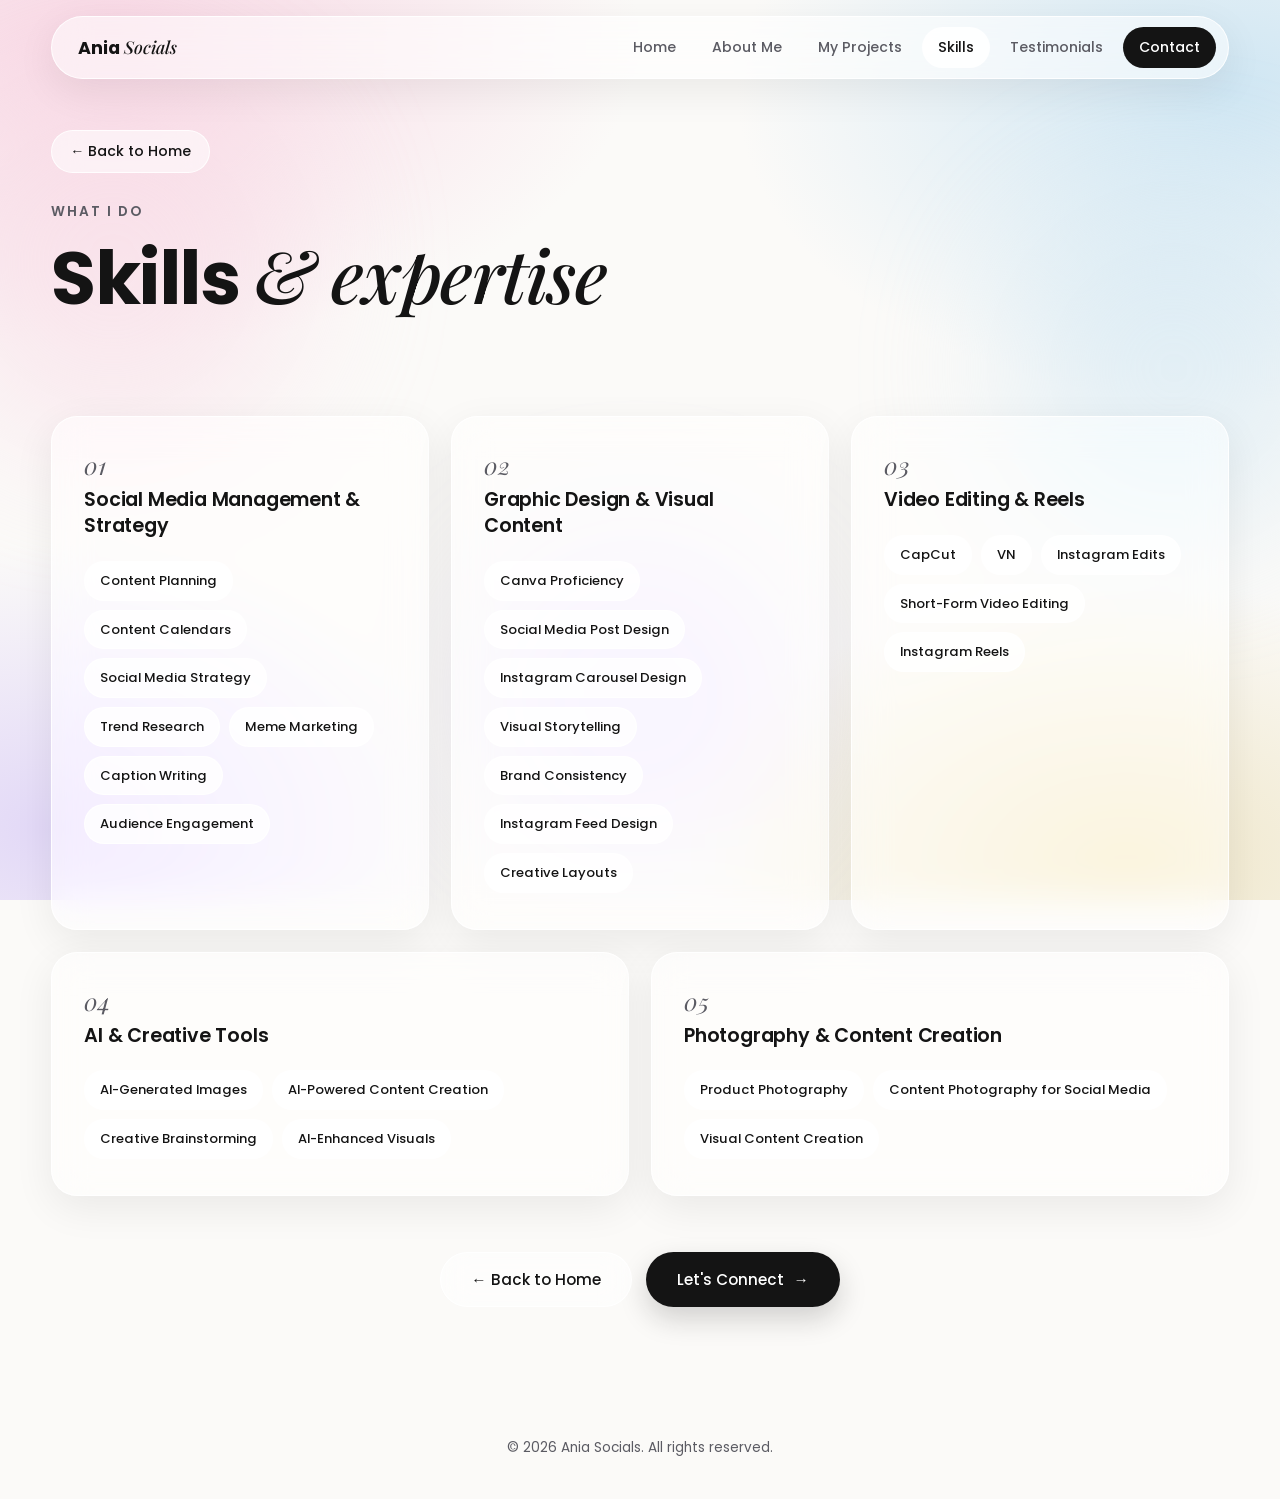
<file: skills.html>
<!DOCTYPE html>
<html lang="en">
<head>
<meta charset="UTF-8">
<meta name="viewport" content="width=device-width, initial-scale=1">
<meta name="description" content="Ania Socials - Social Media Manager, Content Creator and Graphic Designer based in Lahore, Pakistan.">
<title>Skills | Ania Socials</title>
<link rel="preconnect" href="https://fonts.googleapis.com">
<link rel="preconnect" href="https://fonts.gstatic.com" crossorigin="anonymous">
<link href="https://fonts.googleapis.com/css2?family=Poppins:wght@400;500;600;700&amp;family=Playfair+Display:ital,wght@1,500&amp;display=swap" rel="stylesheet">
<link rel="stylesheet" href="style.css">
</head>
<body>
<div class="bg" aria-hidden="true"><div class="blob b1"></div><div class="blob b2"></div><div class="blob b3"></div></div>

<header class="nav" id="nav">
<div class="container">
<nav aria-label="Main navigation" class="nav-inner">
<a class="logo" href="index.html#home">Ania <span>Socials</span></a>
<ul class="nav-links" id="navLinks">
<li><a href="index.html#home">Home</a></li>
<li><a href="index.html#about">About Me</a></li>
<li><a href="index.html#work">My Projects</a></li>
<li><a class="active" href="skills.html">Skills</a></li>
<li><a href="index.html#testimonials">Testimonials</a></li>
<li><a class="nav-cta" href="index.html#contact">Contact</a></li>
</ul>
<button aria-label="Toggle menu" class="menu-btn" id="menuBtn" type="button"><span></span><span></span><span></span></button>
</nav>
</div>
</header>

<main class="skills-page" id="skillsPage">
<section class="ph">
<div class="container">
<a class="back-link" href="index.html#home">&#8592; Back to Home</a>
<span class="eyebrow left fade-in d1">What I Do</span>
<h1 class="ptitle fade-in d2">Skills <span class="serif">&amp; expertise</span></h1>
</div>
</section>

<section class="sec" style="padding-top:30px">
<div class="container">
<div class="sgrid">
<div class="glass scard reveal"><span class="snum">01</span><h3>Social Media Management &amp; Strategy</h3><div class="skchips"><span>Content Planning</span><span>Content Calendars</span><span>Social Media Strategy</span><span>Trend Research</span><span>Meme Marketing</span><span>Caption Writing</span><span>Audience Engagement</span></div></div>
<div class="glass scard reveal"><span class="snum">02</span><h3>Graphic Design &amp; Visual Content</h3><div class="skchips"><span>Canva Proficiency</span><span>Social Media Post Design</span><span>Instagram Carousel Design</span><span>Visual Storytelling</span><span>Brand Consistency</span><span>Instagram Feed Design</span><span>Creative Layouts</span></div></div>
<div class="glass scard reveal"><span class="snum">03</span><h3>Video Editing &amp; Reels</h3><div class="skchips"><span>CapCut</span><span>VN</span><span>Instagram Edits</span><span>Short-Form Video Editing</span><span>Instagram Reels</span></div></div>
<div class="glass scard reveal"><span class="snum">04</span><h3>AI &amp; Creative Tools</h3><div class="skchips"><span>AI-Generated Images</span><span>AI-Powered Content Creation</span><span>Creative Brainstorming</span><span>AI-Enhanced Visuals</span></div></div>
<div class="glass scard reveal"><span class="snum">05</span><h3>Photography &amp; Content Creation</h3><div class="skchips"><span>Product Photography</span><span>Content Photography for Social Media</span><span>Visual Content Creation</span></div></div>
</div>
<div class="sfoot reveal">
<a class="btn btn-glass" href="index.html#home">&#8592; Back to Home</a>
<a class="btn btn-primary" href="index.html#contact">Let's Connect <span class="arrow">&#8594;</span></a>
</div>
</div>
</section>
</main>

<footer class="footer"><div class="container">&#169; 2026 Ania Socials. All rights reserved.</div></footer>

<script src="script.js"></script>
</body>
</html>
</file>
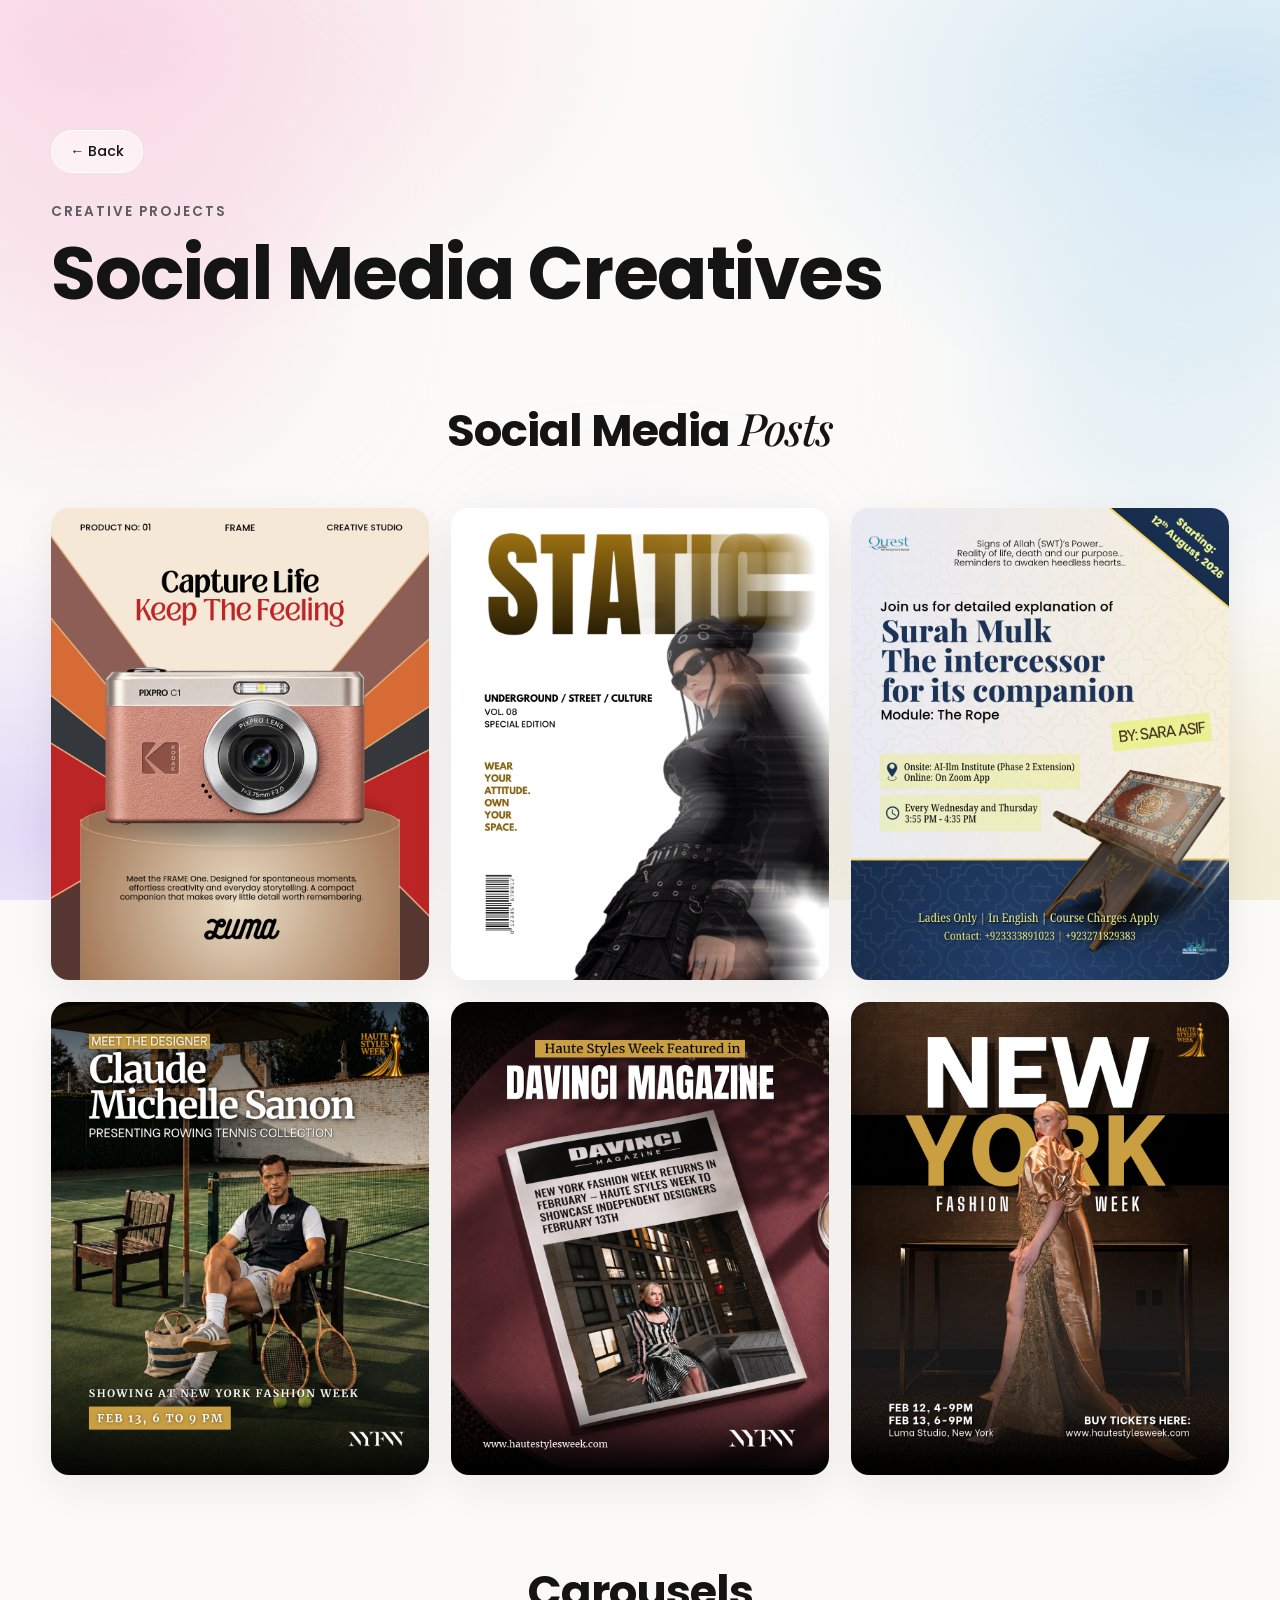
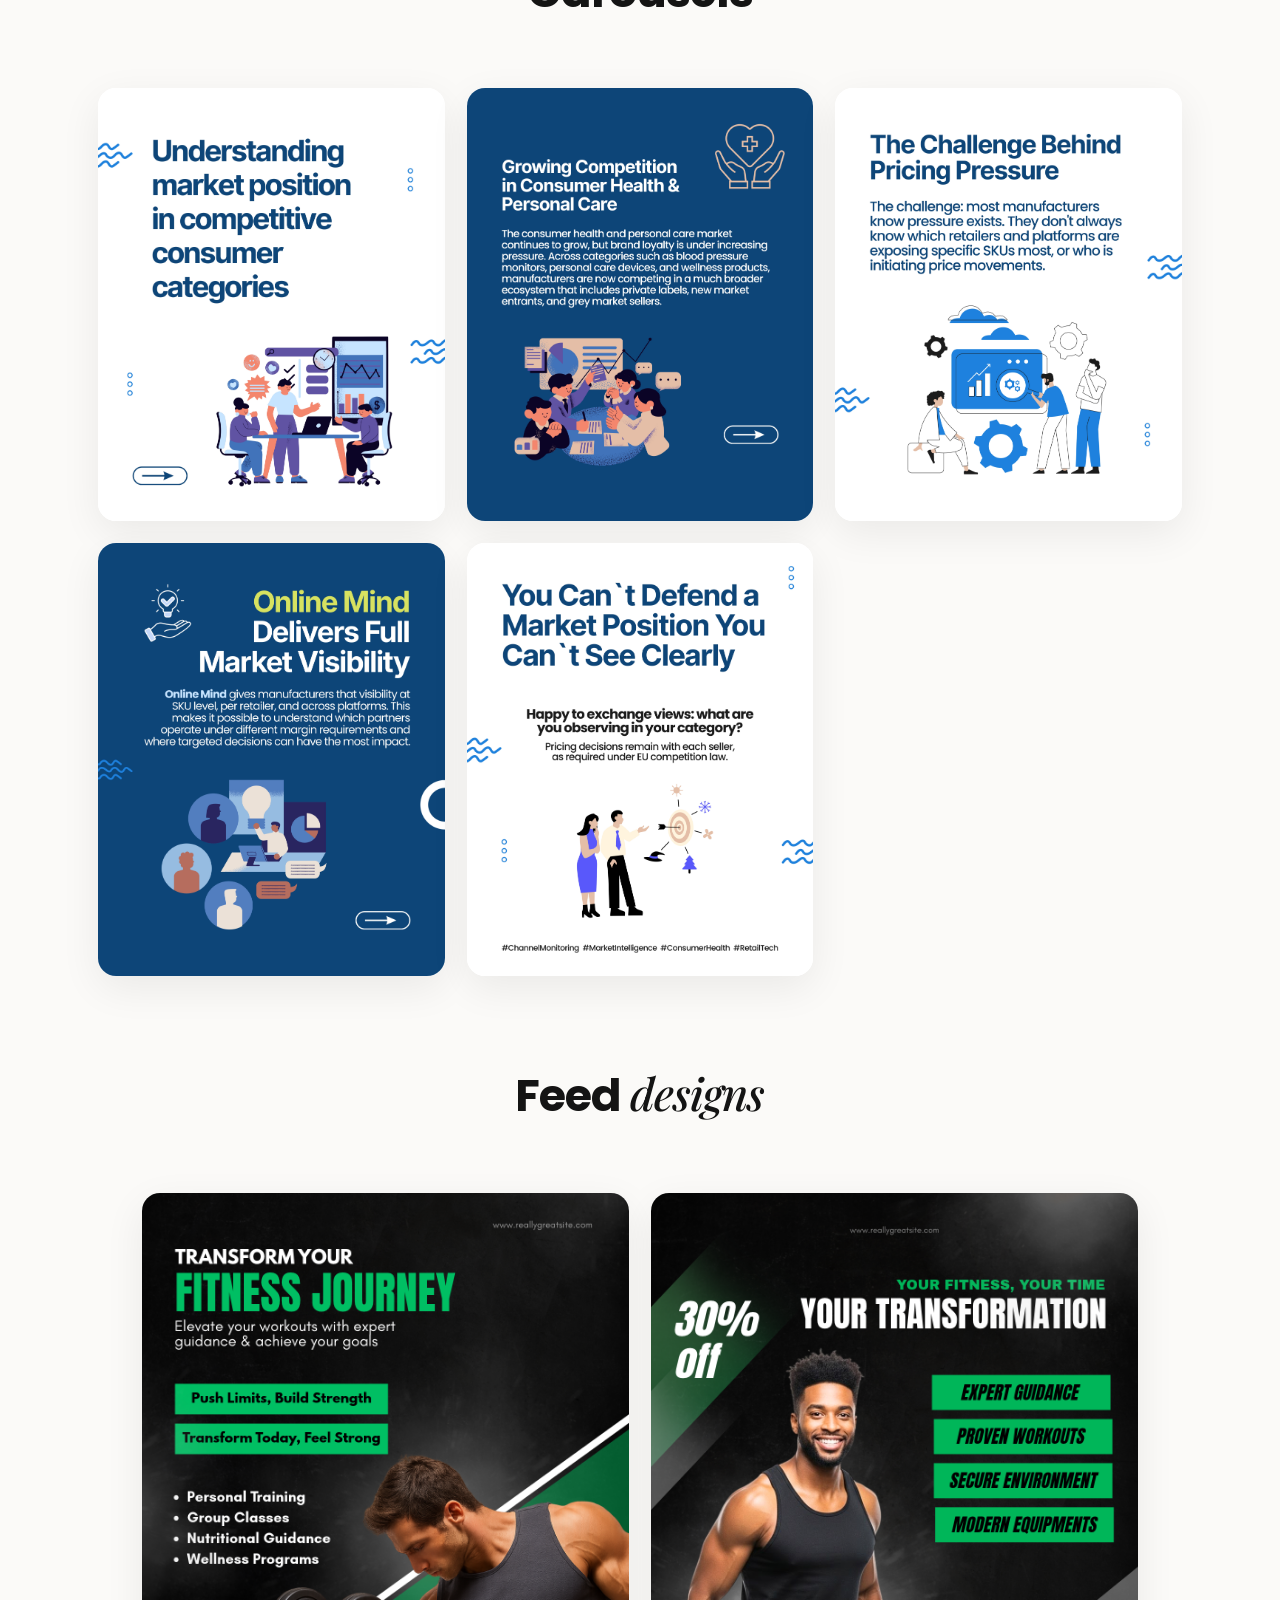
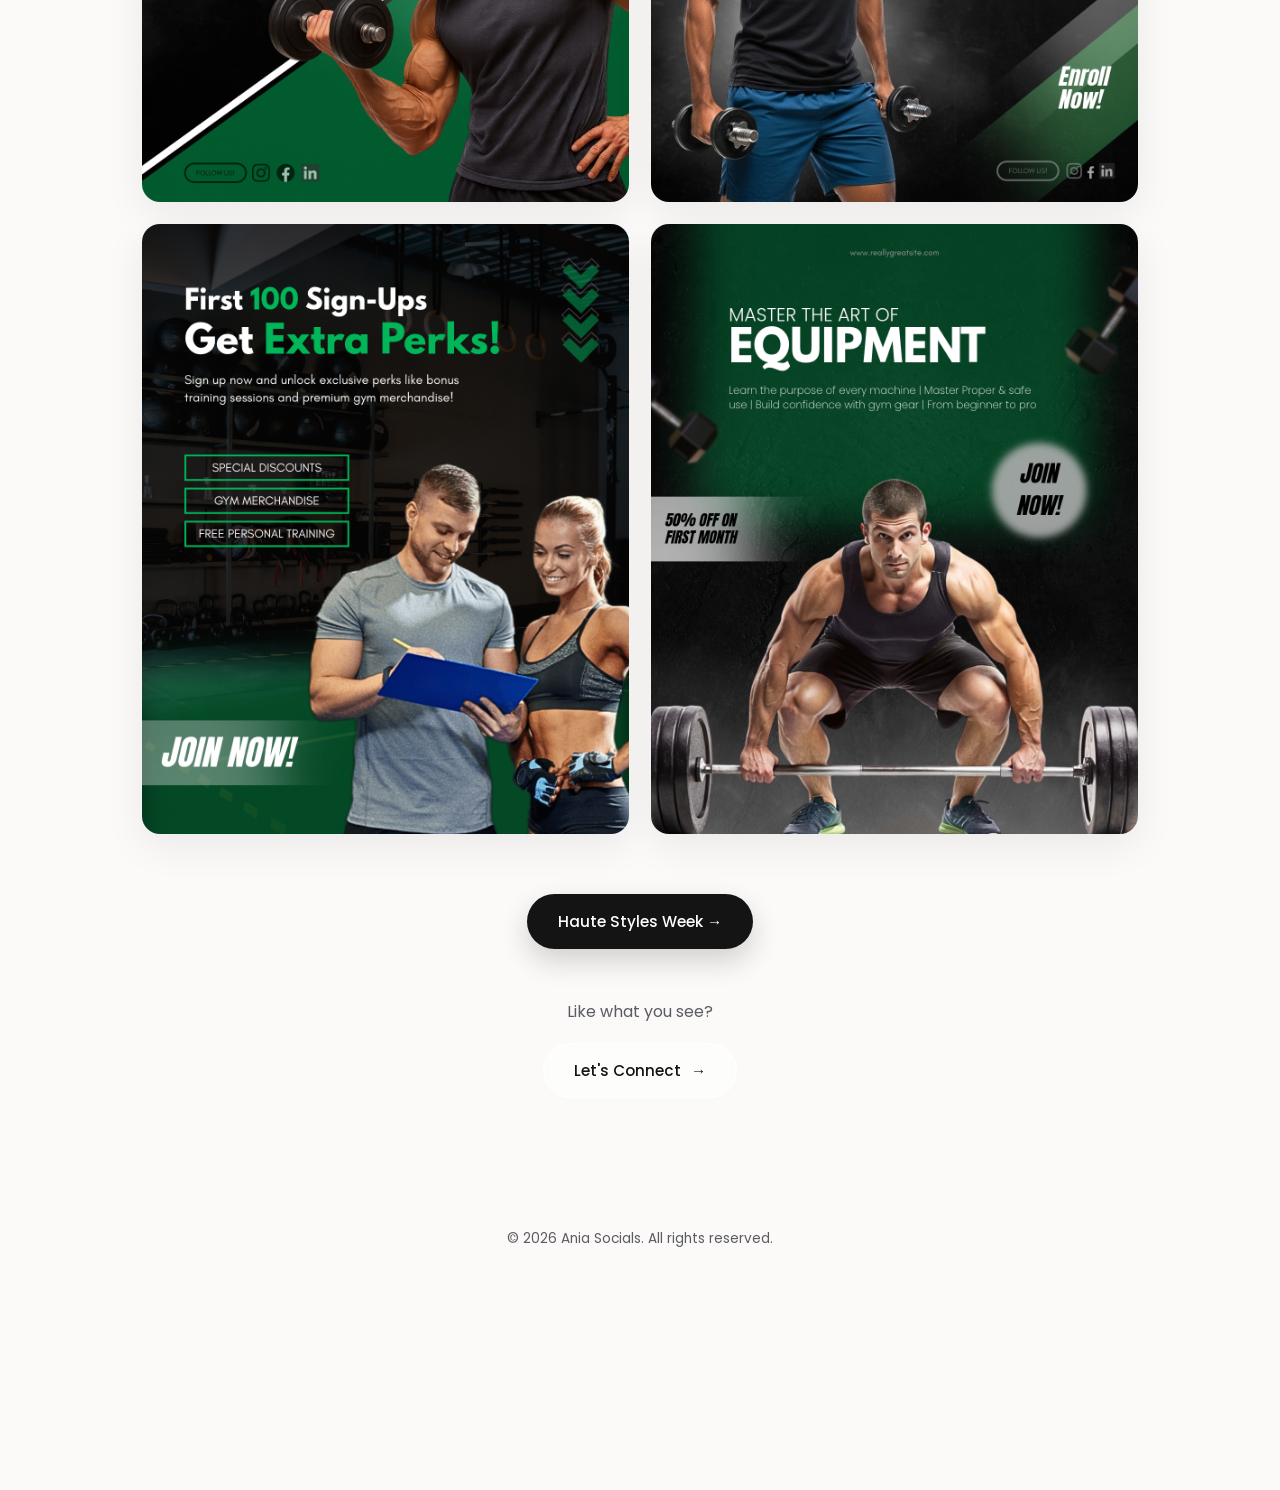
<file: social-media.html>
<!DOCTYPE html>
<html lang="en">
<head>
  <meta charset="UTF-8">
  <meta name="viewport" content="width=device-width, initial-scale=1">
  <title>Social Media Creatives</title>

  <link rel="preconnect" href="https://fonts.googleapis.com">
  <link rel="preconnect" href="https://fonts.gstatic.com" crossorigin>
  <link href="https://fonts.googleapis.com/css2?family=Playfair+Display:ital,wght@1,500&family=Poppins:wght@400;500;600;700&display=swap" rel="stylesheet">

  <link rel="stylesheet" href="style.css">
  <style>
    @media(max-width:600px){
      .pgal.feed-grid{display:grid!important;grid-template-columns:repeat(2,1fr)!important;gap:6px!important}
    }
  </style>
</head>
<body class="project-page">

  <!-- Same animated background as your other pages -->
  <div class="bg">
    <div class="blob b1"></div>
    <div class="blob b2"></div>
    <div class="blob b3"></div>
  </div>

  <!-- Page heading -->
  <header class="ph">
    <div class="container">
      <a href="index.html" class="back-link">← Back</a>
      <span class="eyebrow left">Creative Projects</span>
      <h1 class="ptitle">Social Media Creatives</h1>
    </div>
  </header>

  <!-- Gallery -->
  <section class="sec" style="padding-top:20px;">
    <div class="container">
      <h2>Social Media <span class="serif">Posts</span></h2>

     <div class="pgal uniform two-col" id="pGal">
<figure><img src="github/1.png" alt="Social media design 1" loading="lazy"></figure>
<figure><img src="github/2.png" alt="Social media design 2" loading="lazy"></figure>
<figure><img src="github/mulk.png" alt="Social media design" loading="lazy"></figure>
<figure><img src="github/3.png" alt="Social media design 3" loading="lazy"></figure>
<figure><img src="github/4.png" alt="Social media design 4" loading="lazy"></figure>
<figure><img src="github/Flyer.png" alt="Social media design 5" loading="lazy"></figure>
</div>

      <!-- Gallery -->
  <section class="sec" style="padding-top:90px;">
    <div class="container">
      <h2 style="margin-bottom:70px;">Carousels</h2>

     <div class="pgal uniform two-col" id="pGal2">
<figure><img src="github/6.jpg" alt="Social media design 6" loading="lazy"></figure>
<figure><img src="github/8.jpg" alt="Social media design 8" loading="lazy"></figure>
<figure><img src="github/9.jpg" alt="Social media design 9" loading="lazy"></figure>
<figure><img src="github/10.jpg" alt="Social media design 10" loading="lazy"></figure>
<figure><img src="github/11.jpg" alt="Social media design 11" loading="lazy"></figure>
</div>

       <!-- Gallery -->
  <section class="sec" style="padding-top:90px;">
    <div class="container">
      <h2 style="margin-bottom:70px;">Feed <span class="serif">designs</span></h2>

      <div class="pgal uniform feed-grid">
<figure><img src="github/gym1.png" alt="Social media design 6" loading="lazy"></figure>
<figure><img src="github/gym2.png" alt="Social media design 8" loading="lazy"></figure>
<figure><img src="github/gym3.png" alt="Social media design 9" loading="lazy"></figure>
<figure><img src="github/gym4.png" alt="Social media design 10" loading="lazy"></figure>
</div>

     <div class="pcta reveal">
<div class="pnext" style="justify-content:center"><a class="btn btn-primary" href="haute-styles-week.html">Haute Styles Week &#8594;</a></div>
<div style="margin-top:50px"><p>Like what you see?</p><a class="btn btn-glass" href="index.html#contact">Let's Connect <span class="arrow">&#8594;</span></a></div>
</div>
</div>
  </section>

  <!-- Click-to-enlarge viewer (uses your existing .lightbox style) -->
  <div class="lightbox" id="lightbox"><img alt="Enlarged design"></div>

  <script>
    var lb = document.getElementById('lightbox');
    var lbImg = lb.querySelector('img');
    document.querySelectorAll('.pgal img').forEach(function (img) {
      img.addEventListener('click', function () {
        lbImg.src = img.src;
        lb.classList.add('show');
      });
    });
    lb.addEventListener('click', function () { lb.classList.remove('show'); });
    document.addEventListener('keydown', function (e) {
      if (e.key === 'Escape') lb.classList.remove('show');
    });
  </script>

  <footer class="footer"><div class="container">&#169; 2026 Ania Socials. All rights reserved.</div></footer>
<div class="lightbox" id="lightbox"><img alt="Project preview" id="lbImg"></div>
  
</body>
</html>
</file>
<file: style.css>
:root{
  /* EDIT COLORS HERE */
  --bg:#fbfaf8; --text:#141414; --muted:#5b5b63; --accent:#141414;
  --g1:#f8d7e4; --g2:#cfe6f3; --g3:#efe6c8; --g4:#e2d8f7;
  --glass:rgba(255,255,255,.55); --glass2:rgba(255,255,255,.78); --border:rgba(255,255,255,.85);
  --shadow:0 12px 40px rgba(20,20,20,.07); --ease:cubic-bezier(.22,.61,.36,1);
}
*{box-sizing:border-box;margin:0;padding:0}
html{scroll-behavior:smooth}
body{font-family:'Poppins',sans-serif;color:var(--text);background:var(--bg);line-height:1.65;overflow-x:hidden;-webkit-font-smoothing:antialiased}
img{max-width:100%;height:auto;display:block}
a{color:inherit;text-decoration:none}
ul{list-style:none}
.container{width:min(1180px,92%);margin:0 auto}
.serif{font-family:'Playfair Display','Times New Roman',serif;font-style:italic;font-weight:500}
section{scroll-margin-top:90px;position:relative}
.bg{position:fixed;inset:0;z-index:-2;overflow:hidden;background:radial-gradient(60% 50% at 8% 4%,var(--g1),transparent 70%),radial-gradient(55% 50% at 96% 10%,var(--g2),transparent 70%),radial-gradient(50% 45% at 88% 96%,var(--g3),transparent 70%),radial-gradient(45% 45% at 4% 92%,var(--g4),transparent 70%),var(--bg)}
.blob{position:absolute;border-radius:50%;filter:blur(70px);opacity:.5;animation:float 16s ease-in-out infinite}
.b1{width:380px;height:380px;background:var(--g1);top:8%;left:-6%}
.b2{width:340px;height:340px;background:var(--g2);top:22%;right:-5%;animation-delay:-5s}
.b3{width:300px;height:300px;background:var(--g4);bottom:6%;left:38%;animation-delay:-9s}
@keyframes float{0%,100%{transform:translate(0,0) scale(1)}50%{transform:translate(30px,-40px) scale(1.08)}}
.glass{background:var(--glass);backdrop-filter:blur(18px) saturate(160%);-webkit-backdrop-filter:blur(18px) saturate(160%);border:1px solid var(--border);box-shadow:var(--shadow);border-radius:26px;transition:all .4s var(--ease)}
.glass:hover{background:var(--glass2);transform:translateY(-5px)}
/* NAV */
.nav{position:fixed;top:16px;left:0;right:0;z-index:60}
.nav-inner{position:relative;display:flex;align-items:center;justify-content:space-between;padding:10px 12px 10px 26px;background:var(--glass);backdrop-filter:blur(18px);-webkit-backdrop-filter:blur(18px);border:1px solid var(--border);border-radius:999px;box-shadow:var(--shadow)}
.nav.scrolled .nav-inner{background:var(--glass2)}
.logo{font-weight:700;font-size:1.1rem}
.logo span{font-family:'Playfair Display',serif;font-style:italic;font-weight:500}
.nav-links{display:flex;gap:4px;align-items:center}
.nav-links a{display:block;padding:9px 16px;border-radius:999px;font-size:.88rem;font-weight:500;color:var(--muted);transition:all .3s var(--ease)}
.nav-links a:hover,.nav-links a.active{color:var(--text);background:rgba(255,255,255,.9)}
.nav-links a.nav-cta{background:var(--accent);color:#fff}
.nav-links a.nav-cta:hover{background:#000;transform:translateY(-1px)}
.menu-btn{display:none;width:44px;height:44px;border-radius:50%;border:1px solid var(--border);background:var(--glass2);cursor:pointer;position:relative}
.menu-btn span{position:absolute;left:13px;right:13px;height:2px;background:var(--text);border-radius:2px;transition:all .3s var(--ease)}
.menu-btn span:nth-child(1){top:16px}.menu-btn span:nth-child(2){top:21px}.menu-btn span:nth-child(3){top:26px}
.menu-btn.open span:nth-child(1){top:21px;transform:rotate(45deg)}
.menu-btn.open span:nth-child(2){opacity:0}
.menu-btn.open span:nth-child(3){top:21px;transform:rotate(-45deg)}
/* BUTTONS */
.btn{display:inline-flex;align-items:center;gap:10px;padding:15px 30px;border-radius:999px;font:500 .95rem 'Poppins',sans-serif;cursor:pointer;border:1px solid transparent;transition:all .35s var(--ease)}
.btn-primary{background:var(--accent);color:#fff;box-shadow:0 12px 28px rgba(20,20,20,.18)}
.btn-primary:hover{transform:translateY(-3px);box-shadow:0 16px 34px rgba(20,20,20,.25)}
.btn-glass{background:var(--glass);color:var(--text);border-color:var(--border);backdrop-filter:blur(14px);-webkit-backdrop-filter:blur(14px)}
.btn-glass:hover{background:var(--glass2);transform:translateY(-3px);box-shadow:var(--shadow)}
.btn .arrow{transition:transform .3s var(--ease)}.btn:hover .arrow{transform:translateX(4px)}
/* HERO */
.hero{min-height:100vh;display:flex;align-items:center;padding:130px 0 70px}
.hero-grid{display:grid;grid-template-columns:1.05fr .95fr;gap:50px;align-items:center}
.pill{display:inline-flex;align-items:center;gap:10px;padding:8px 18px;border-radius:999px;font-size:.82rem;font-weight:500;color:var(--muted);background:var(--glass);border:1px solid var(--border);backdrop-filter:blur(12px);-webkit-backdrop-filter:blur(12px)}
.pill i{width:8px;height:8px;border-radius:50%;background:#7bd389}
.hero h1{font-size:clamp(2.4rem,5.2vw,4.3rem);font-weight:700;line-height:1.1;letter-spacing:-1.5px;margin:22px 0 18px}
.role{font-weight:600;margin-bottom:10px}
.role em{font-style:normal;color:var(--muted);font-weight:400;margin:0 6px}
.lead{color:var(--muted);font-size:1.05rem;max-width:480px}
.actions{display:flex;flex-wrap:wrap;gap:14px;margin-top:34px}
.hero-visual{position:relative;display:flex;justify-content:center}
.glass-shape{position:absolute;inset:6% 4% 2%;border-radius:46% 54% 50% 50%/52% 44% 56% 48%;background:linear-gradient(145deg,rgba(255,255,255,.8),rgba(255,255,255,.25));border:1px solid var(--border);backdrop-filter:blur(20px);-webkit-backdrop-filter:blur(20px);box-shadow:var(--shadow)}
.hero-visual img{position:relative;width:min(100%,520px);animation:rise 1.2s var(--ease) both .25s,bob 7s ease-in-out infinite 1.5s}
@keyframes rise{from{opacity:0;transform:translateY(40px) scale(.96)}to{opacity:1;transform:none}}
@keyframes bob{0%,100%{transform:translateY(0)}50%{transform:translateY(-10px)}}
.fade-in{opacity:0;transform:translateY(24px);animation:fadeUp .9s var(--ease) forwards}
.d1{animation-delay:.1s}.d2{animation-delay:.25s}.d3{animation-delay:.4s}.d4{animation-delay:.55s}
@keyframes fadeUp{to{opacity:1;transform:none}}
/* SECTIONS */
.sec{padding:100px 0}
.eyebrow{display:block;text-align:center;font-size:.85rem;font-weight:600;letter-spacing:2px;text-transform:uppercase;color:var(--muted);margin-bottom:10px}
.sec h2{text-align:center;font-size:clamp(1.9rem,3.6vw,2.8rem);font-weight:700;letter-spacing:-1px;line-height:1.2;margin-bottom:50px}
/* ABOUT */
.about-card{padding:56px 48px;max-width:860px;margin:0 auto;text-align:center}
.about-card p{font-size:1.12rem;color:var(--muted);max-width:640px;margin:0 auto 30px}
.chips{display:flex;flex-wrap:wrap;gap:12px;justify-content:center}
.chips span{padding:10px 20px;border-radius:999px;background:rgba(255,255,255,.8);border:1px solid var(--border);font-size:.88rem;font-weight:500}
/* CREATIVE PORTFOLIO */
.grid{display:grid;grid-template-columns:repeat(3,1fr);gap:22px}
.work{padding:10px;overflow:hidden;cursor:zoom-in}
.work img{width:100%;aspect-ratio:1/1;object-fit:cover;border-radius:18px;transition:transform .6s var(--ease)}
.work:hover img{transform:scale(1.04)}
.more{display:none}.grid.all .more{display:block}
.center{text-align:center;margin-top:40px}
.lightbox{position:fixed;inset:0;z-index:100;background:rgba(20,20,20,.7);backdrop-filter:blur(8px);display:none;align-items:center;justify-content:center;padding:24px;cursor:zoom-out}
.lightbox.show{display:flex}
.lightbox img{max-height:90vh;border-radius:18px;box-shadow:0 20px 60px rgba(0,0,0,.4)}
/* TESTIMONIALS */
.tgrid{display:grid;grid-template-columns:repeat(2,1fr);gap:22px}
.tcard{padding:34px}
.quote{font-family:'Playfair Display',serif;font-size:3rem;line-height:.6;color:var(--g1);filter:saturate(2) brightness(.9);height:26px}
.tcard p{color:var(--muted);margin:10px 0 20px;font-size:.98rem}
.tcard b{font-weight:600;font-size:.92rem}
/* CONTACT */
.contact-card{padding:56px 40px;max-width:860px;margin:0 auto;text-align:center}
.contact-card p{color:var(--muted);max-width:520px;margin:-20px auto 30px}
.links{display:flex;flex-wrap:wrap;gap:12px;justify-content:center;margin-top:26px}
.footer{padding:30px 0 40px;text-align:center;color:var(--muted);font-size:.85rem}
/* REVEAL (only active when JS adds .js) */
.js .reveal{opacity:0;transform:translateY(30px);transition:opacity .9s var(--ease),transform .9s var(--ease)}
.js .reveal.visible{opacity:1;transform:none}
@media(max-width:900px){
  .hero-grid{grid-template-columns:1fr;text-align:center;gap:30px}
  .lead{margin:0 auto}.actions{justify-content:center}
  .hero-visual{order:-1}.hero-visual img{width:min(78%,380px)}
  .hero{padding-top:110px}
  .grid{grid-template-columns:repeat(2,1fr)}.tgrid{grid-template-columns:1fr}
}
@media(max-width:820px){
  .menu-btn{display:block}
  .nav-links{position:absolute;top:calc(100% + 10px);left:0;right:0;flex-direction:column;padding:14px;background:var(--glass2);backdrop-filter:blur(20px);-webkit-backdrop-filter:blur(20px);border:1px solid var(--border);border-radius:26px;box-shadow:var(--shadow);opacity:0;visibility:hidden;transform:translateY(-10px);transition:all .3s var(--ease)}
  .nav-links.open{opacity:1;visibility:visible;transform:none}
  .nav-links a{text-align:center;padding:13px}
}
@media(max-width:520px){
  .grid{grid-template-columns:1fr}.btn{width:100%;justify-content:center}.actions{width:100%}
  .about-card,.contact-card{padding:38px 22px}.sec{padding:70px 0}
}
@media(prefers-reduced-motion:reduce){*{animation:none!important;transition:none!important}.fade-in{opacity:1;transform:none}.js .reveal{opacity:1;transform:none}}
/* ===== PROJECT PAGES ===== */
.project-page .ph{padding:130px 0 30px}
.back-link{display:inline-flex;align-items:center;gap:8px;padding:9px 18px;border-radius:999px;background:var(--glass);border:1px solid var(--border);backdrop-filter:blur(14px);-webkit-backdrop-filter:blur(14px);font-size:.88rem;font-weight:500;margin-bottom:28px;transition:all .3s var(--ease)}
.back-link:hover{background:var(--glass2);transform:translateX(-4px)}
.eyebrow.left{text-align:left}
.ptitle{font-size:clamp(2.4rem,6vw,4.6rem);font-weight:700;letter-spacing:-1.5px;line-height:1.08;margin:6px 0 38px}
.pintro{display:block}
.pabout{padding:42px 38px;display:flex;flex-direction:column;justify-content:center;gap:20px}
.plabel{font-size:.8rem;font-weight:600;letter-spacing:2px;text-transform:uppercase;color:var(--muted)}
.pabout p{font-size:1.12rem;color:var(--muted)}
.pgal{display:grid;grid-template-columns:repeat(auto-fit,minmax(min(100%,320px),1fr));gap:22px;align-items:start}
.pgal figure{margin:0 auto;width:100%;max-width:760px}
.pgal img{width:100%;height:auto;object-fit:contain;display:block;border-radius:18px;box-shadow:var(--shadow);cursor:zoom-in;transition:transform .5s var(--ease)}
.pgal img:hover{transform:scale(1.02)}
.pnote{grid-column:1/-1;padding:40px;text-align:center;color:var(--muted)}
.pdo{max-width:860px;margin:0 auto;padding:44px 40px}
.pdo ol{list-style:none;counter-reset:c}
.pdo li{display:flex;gap:18px;padding:18px 0;color:var(--muted);border-bottom:1px solid rgba(20,20,20,.07)}
.pdo li:last-child{border-bottom:0}
.pdo li:before{counter-increment:c;content:counter(c,decimal-leading-zero);font-weight:600;color:var(--text);min-width:30px}
.pnext{display:flex;justify-content:space-between;gap:16px;flex-wrap:wrap;max-width:860px;margin:0 auto}
.pcta{text-align:center;margin-top:60px}
.pcta p{color:var(--muted);margin-bottom:18px}
@media(max-width:600px){.pgal{grid-template-columns:1fr}.pabout,.pdo{padding:30px 22px}.project-page .ph{padding-top:110px}.pnext .btn{width:100%;justify-content:center}}
/* ===== HERO STATS ===== */
.stats{display:flex;align-items:stretch;margin-top:26px;max-width:480px}
.stat{flex:1;padding:0 30px}
.stat:first-child{padding-left:0}
.stat+.stat{border-left:1px solid rgba(20,20,20,.12)}
.stat strong{display:block;font-size:clamp(2.4rem,5vw,3.4rem);font-weight:700;letter-spacing:-1.5px;line-height:1.05}
.stat span{display:block;margin-top:6px;font-size:.88rem;font-weight:500;color:var(--muted);line-height:1.4}
@media(max-width:900px){.stats{margin-left:auto;margin-right:auto}.stat,.stat:first-child{padding:0 22px}}
@media(max-width:520px){.stats{max-width:100%}.stat,.stat:first-child{padding:0 12px}.stat strong{font-size:2.3rem}.stat span{font-size:.8rem}}
/* ===== SKILLS PAGE ===== */
.skills-page .ph{padding:130px 0 30px}
.sgrid{display:grid;grid-template-columns:repeat(6,1fr);gap:22px}
.scard{grid-column:span 2;padding:36px 32px}
.scard:nth-child(n+4){grid-column:span 3}
.snum{display:block;font-family:'Playfair Display','Times New Roman',serif;font-style:italic;font-size:1.5rem;color:var(--muted);line-height:1}
.scard h3{font-size:1.2rem;font-weight:600;line-height:1.35;margin:10px 0 22px;letter-spacing:-.2px}
.skchips{display:flex;flex-wrap:wrap;gap:9px}
.skchips span{padding:8px 15px;border-radius:999px;background:rgba(255,255,255,.8);border:1px solid var(--border);font-size:.82rem;font-weight:500;transition:all .3s var(--ease)}
.skchips span:hover{background:#fff;transform:translateY(-2px);box-shadow:0 6px 16px rgba(20,20,20,.06)}
.sfoot{display:flex;flex-wrap:wrap;gap:14px;justify-content:center;margin-top:56px}
@media(min-width:821px) and (max-width:1000px){.nav-links a{padding:9px 11px}}
@media(max-width:900px){.sgrid{grid-template-columns:repeat(2,1fr)}.scard,.scard:nth-child(n+4){grid-column:span 1}.scard:last-child{grid-column:span 2}}
@media(max-width:600px){.sgrid{grid-template-columns:1fr}.scard:last-child{grid-column:span 1}.scard{padding:28px 22px}.skills-page .ph{padding-top:110px}.sfoot .btn{width:100%;justify-content:center}}
/* ===== PROJECTS NOTE ===== */
.more-note{display:flex;align-items:center;justify-content:center;gap:16px;margin-top:34px;padding:0 6px;text-align:center;font-family:'Playfair Display','Times New Roman',serif;font-style:italic;font-size:.98rem;color:var(--muted);line-height:1.5}
.more-note:before,.more-note:after{content:"";flex:0 0 36px;height:1px;background:linear-gradient(90deg,transparent,rgba(20,20,20,.2))}
.more-note:after{background:linear-gradient(270deg,transparent,rgba(20,20,20,.2))}
@media(max-width:520px){.more-note{gap:10px;font-size:.92rem}.more-note:before,.more-note:after{flex-basis:20px}}
/* ===== PORTFOLIO BUTTONS ===== */
.pf-list{display:flex;flex-wrap:wrap;justify-content:center;gap:16px;max-width:820px;margin:0 auto}
.pf-btn{display:inline-flex;align-items:center;justify-content:center;min-width:220px;padding:15px 32px;border-radius:999px;background:#fff;color:#141414;border:1.5px solid #141414;box-shadow:0 6px 16px rgba(20,20,20,.12);font:500 .95rem 'Poppins',sans-serif;text-align:center;cursor:pointer;transition:transform .3s var(--ease),box-shadow .3s var(--ease),background .3s var(--ease),color .3s var(--ease)}
.pf-btn:hover{transform:translateY(-3px);background:#141414;color:#fff;box-shadow:0 12px 26px rgba(20,20,20,.2)}
#work{background:transparent!important}
.pgal.uniform img{aspect-ratio:4/5;object-fit:contain;background:#fff}
@media(max-width:600px){
  .pgal.uniform.two-col{grid-template-columns:repeat(3,1fr)!important;gap:6px!important}
}
@media(max-width:600px){
  .pgal.two-col{grid-template-columns:repeat(3,1fr)!important;gap:6px!important}
}
@media(max-width:600px){
  .pgal.feed-grid{grid-template-columns:repeat(2,1fr)!important;gap:6px!important}
}
</file>
